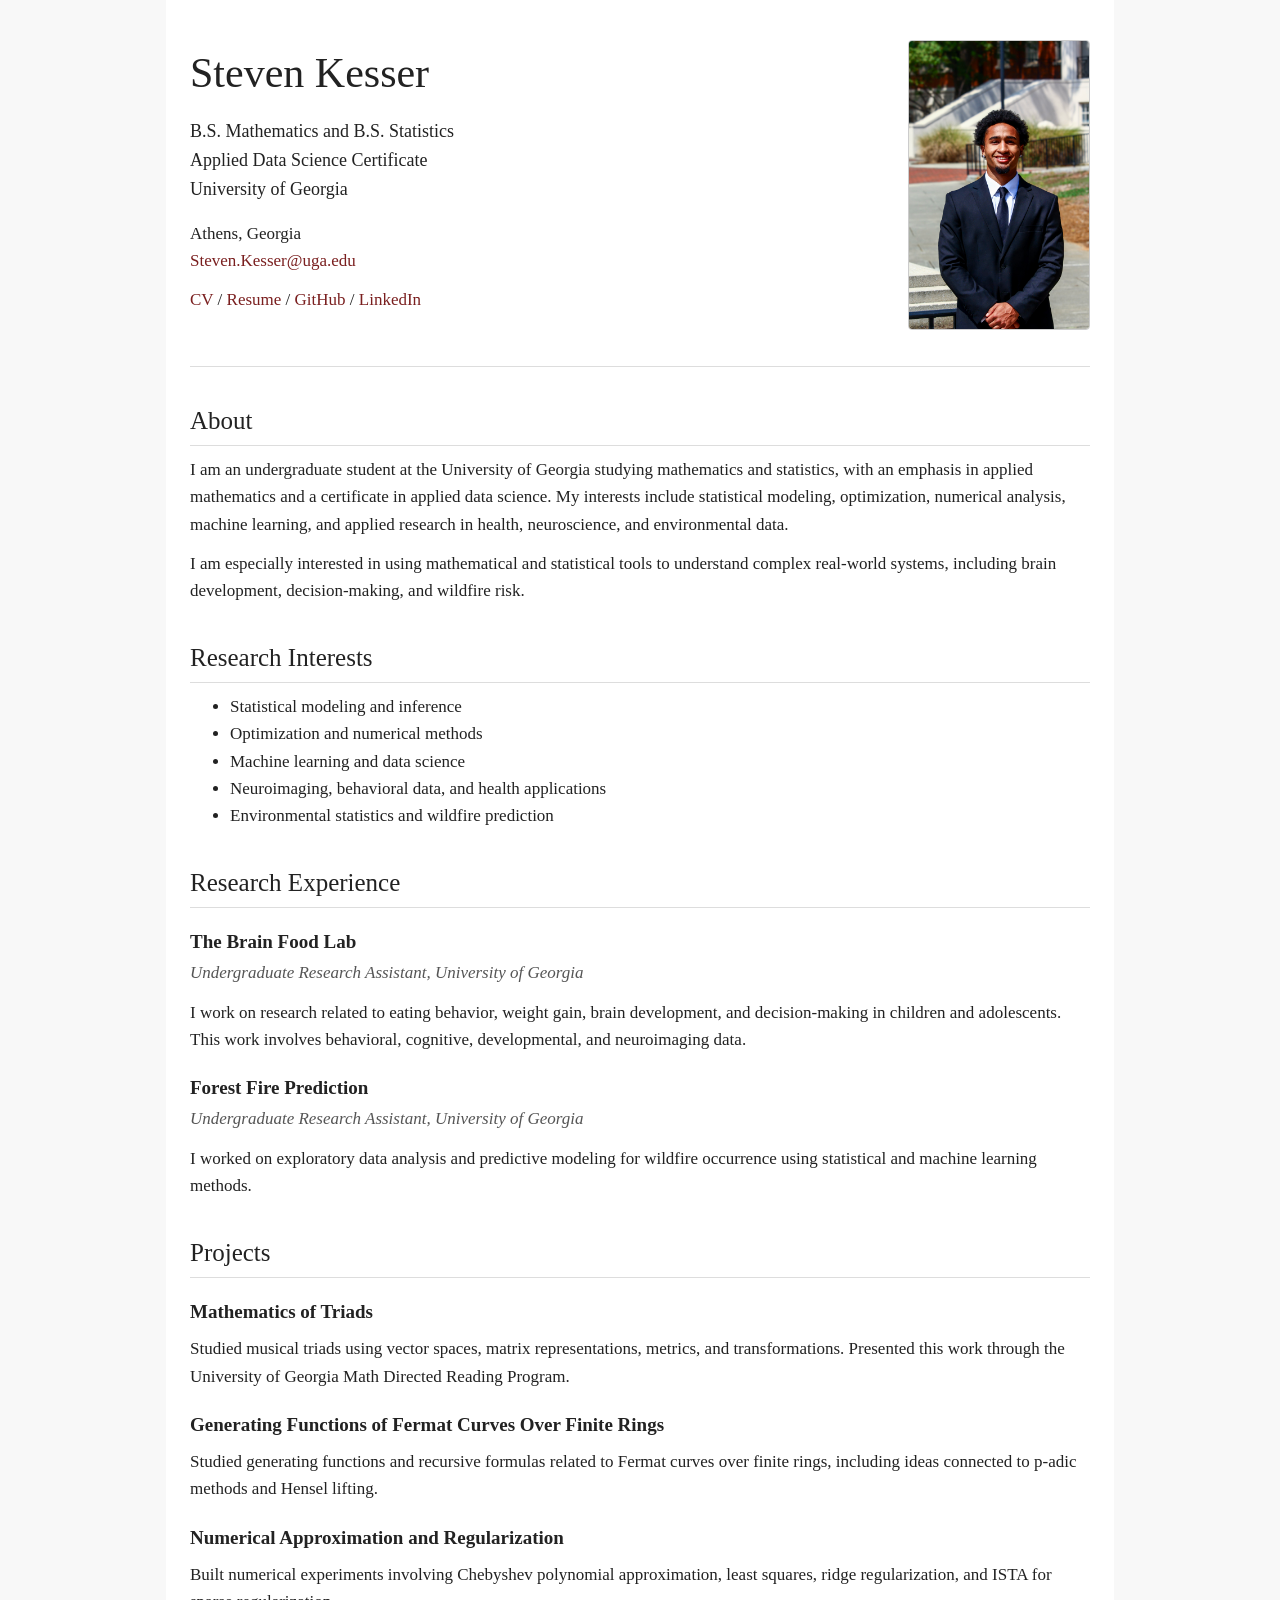
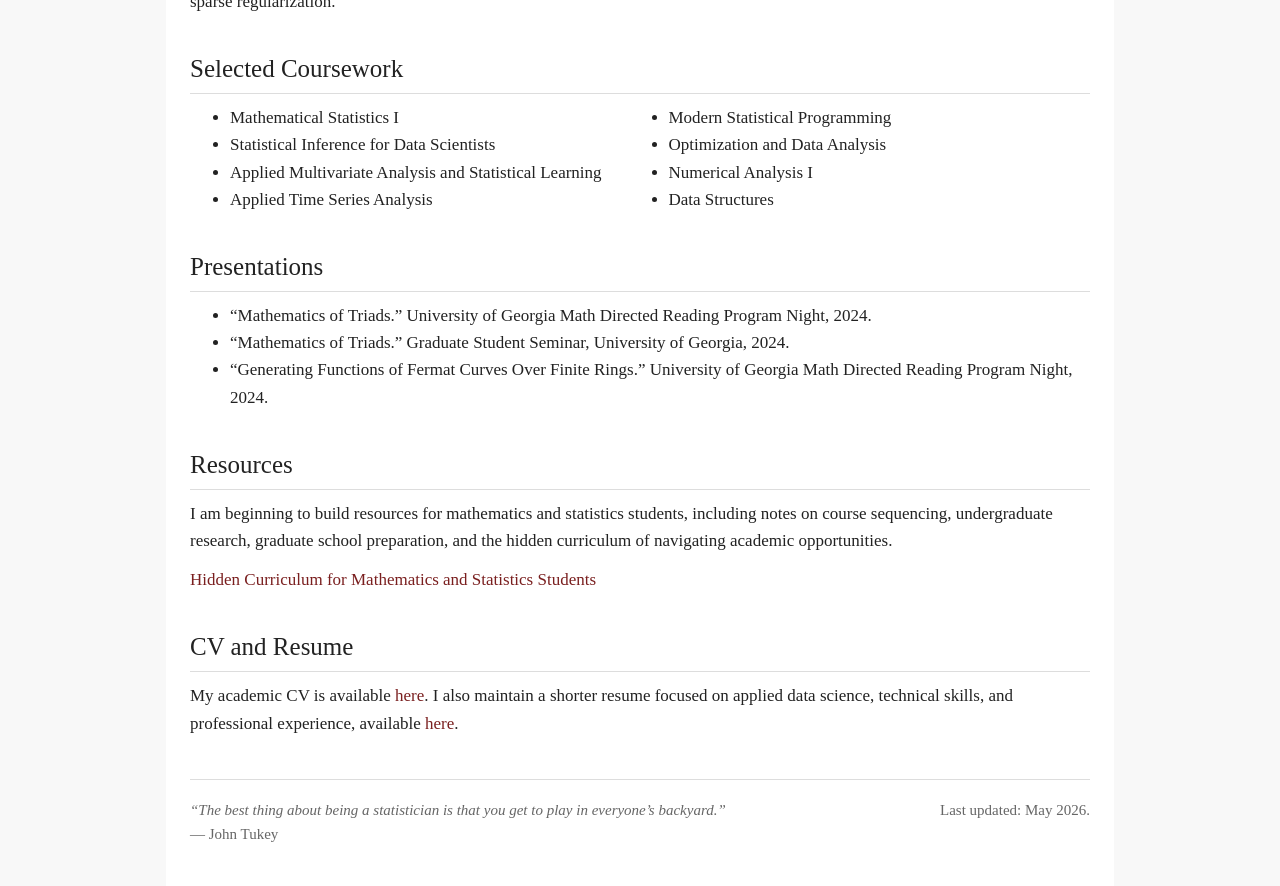
<file: index.html>
<!DOCTYPE html>
<html lang="en">
<head>
  <meta charset="UTF-8" />
  <meta name="viewport" content="width=device-width, initial-scale=1.0" />

  <title>Steven Kesser</title>

  <link rel="stylesheet" href="style.css" />
</head>

<body>
  <main class="container">

    <header class="site-header">
      <div class="header-text">
        <h1>Steven Kesser</h1>

        <p class="subtitle">
          B.S. Mathematics and B.S. Statistics<br />
          Applied Data Science Certificate<br />
          University of Georgia
        </p>

        <p class="contact">
          Athens, Georgia<br />
          <a href="mailto:Steven.Kesser@uga.edu">Steven.Kesser@uga.edu</a>
        </p>

        <p class="links">
          <a href="files/Steven_Kesser_CV_2026.pdf">CV</a> /
          <a href="files/Steven_Kesser_Resume.pdf">Resume</a> /
          <a href="https://github.com/StevenKesser">GitHub</a> /
          <a href="https://www.linkedin.com/in/steven-kesser-542952271/">LinkedIn</a>
        </p>
      </div>

      <div class="header-photo">
        <img src="images/professional_profile_picture.JPG" alt="Photo of Steven Kesser" />
      </div>
    </header>

    <section>
      <h2>About</h2>

      <p>
        I am an undergraduate student at the University of Georgia studying
        mathematics and statistics, with an emphasis in applied mathematics and
        a certificate in applied data science. My interests include statistical
        modeling, optimization, numerical analysis, machine learning, and
        applied research in health, neuroscience, and environmental data.
      </p>

      <p>
        I am especially interested in using mathematical and statistical tools
        to understand complex real-world systems, including brain development,
        decision-making, and wildfire risk.
      </p>
    </section>

    <section>
      <h2>Research Interests</h2>

      <ul>
        <li>Statistical modeling and inference</li>
        <li>Optimization and numerical methods</li>
        <li>Machine learning and data science</li>
        <li>Neuroimaging, behavioral data, and health applications</li>
        <li>Environmental statistics and wildfire prediction</li>
      </ul>
    </section>

    <section>
      <h2>Research Experience</h2>

      <div class="entry">
        <h3>The Brain Food Lab</h3>
        <p class="meta">Undergraduate Research Assistant, University of Georgia</p>
        <p>
          I work on research related to eating behavior, weight gain, brain
          development, and decision-making in children and adolescents. This work
          involves behavioral, cognitive, developmental, and neuroimaging data.
        </p>
      </div>

      <div class="entry">
        <h3>Forest Fire Prediction</h3>
        <p class="meta">Undergraduate Research Assistant, University of Georgia</p>
        <p>
          I worked on exploratory data analysis and predictive modeling for
          wildfire occurrence using statistical and machine learning methods.
        </p>
      </div>
    </section>

    <section>
      <h2>Projects</h2>

      <div class="entry">
        <h3>Mathematics of Triads</h3>
        <p>
          Studied musical triads using vector spaces, matrix representations,
          metrics, and transformations. Presented this work through the
          University of Georgia Math Directed Reading Program.
        </p>
      </div>

      <div class="entry">
        <h3>Generating Functions of Fermat Curves Over Finite Rings</h3>
        <p>
          Studied generating functions and recursive formulas related to Fermat
          curves over finite rings, including ideas connected to p-adic methods
          and Hensel lifting.
        </p>
      </div>

      <div class="entry">
        <h3>Numerical Approximation and Regularization</h3>
        <p>
          Built numerical experiments involving Chebyshev polynomial
          approximation, least squares, ridge regularization, and ISTA for
          sparse regularization.
        </p>
      </div>
    </section>

    <section>
      <h2>Selected Coursework</h2>

      <ul class="coursework">
        <li>Mathematical Statistics I</li>
        <li>Statistical Inference for Data Scientists</li>
        <li>Applied Multivariate Analysis and Statistical Learning</li>
        <li>Applied Time Series Analysis</li>
        <li>Modern Statistical Programming</li>
        <li>Optimization and Data Analysis</li>
        <li>Numerical Analysis I</li>
        <li>Data Structures</li>
      </ul>
    </section>

    <section>
      <h2>Presentations</h2>

      <ul>
        <li>
          “Mathematics of Triads.” University of Georgia Math Directed Reading
          Program Night, 2024.
        </li>
        <li>
          “Mathematics of Triads.” Graduate Student Seminar, University of
          Georgia, 2024.
        </li>
        <li>
          “Generating Functions of Fermat Curves Over Finite Rings.” University
          of Georgia Math Directed Reading Program Night, 2024.
        </li>
      </ul>
    </section>

    <section>
      <h2>Resources</h2>

      <p>
        I am beginning to build resources for mathematics and statistics students,
        including notes on course sequencing, undergraduate research, graduate school
        preparation, and the hidden curriculum of navigating academic opportunities.
      </p>
  
      <p>
        <a href="hidden_curriculum.html">
          Hidden Curriculum for Mathematics and Statistics Students
        </a>
      </p>
    </section>
    
    <section>
      <h2>CV and Resume</h2>

      <p>
        My academic CV is available
        <a href="files/Steven_Kesser_CV_2026.pdf">here</a>. I also maintain a
        shorter resume focused on applied data science, technical skills, and
        professional experience, available
        <a href="files/Steven_Kesser_Resume.pdf">here</a>.
      </p>
    </section>
    
    <footer class="site-footer">
      <p class="footer-quote">
        “The best thing about being a statistician is that you get to play in everyone’s backyard.”
        <span class="quote-author">— John Tukey</span>
      </p>
      
      <p class="footer-updated">
        Last updated: May 2026.
      </p>
    </footer>

  </main>
</body>
</html>
</file>
<file: style.css>
body {
  margin: 0;
  padding: 0;
  font-family: Georgia, "Times New Roman", serif;
  font-size: 17px;
  line-height: 1.6;
  color: #222;
  background: #f8f8f8;
}

.container {
  max-width: 900px;
  margin: 0 auto;
  padding: 40px 24px;
  background: white;
  min-height: 100vh;
}

.site-header {
  display: flex;
  justify-content: space-between;
  gap: 32px;
  align-items: flex-start;
  border-bottom: 1px solid #ddd;
  padding-bottom: 28px;
  margin-bottom: 32px;
}

h1 {
  font-size: 42px;
  margin: 0 0 10px;
  font-weight: normal;
}

h2 {
  font-size: 25px;
  margin-top: 34px;
  margin-bottom: 10px;
  border-bottom: 1px solid #ddd;
  padding-bottom: 4px;
  font-weight: normal;
}

h3 {
  font-size: 19px;
  margin-bottom: 2px;
}

p {
  margin-top: 8px;
  margin-bottom: 12px;
}

.subtitle {
  font-size: 18px;
  margin-bottom: 16px;
}

.contact {
  margin-bottom: 12px;
}

.links {
  font-size: 17px;
}

a {
  color: #7a1f1f;
  text-decoration: none;
}

a:hover {
  text-decoration: underline;
}

.header-photo img {
  width: 180px;
  height: auto;
  border-radius: 4px;
  border: 1px solid #ccc;
}

.entry {
  margin-bottom: 20px;
}

.meta {
  color: #555;
  font-style: italic;
  margin-top: 0;
}

ul {
  margin-top: 8px;
}

.coursework {
  columns: 2;
}

footer {
  margin-top: 42px;
  padding-top: 18px;
  border-top: 1px solid #ddd;
  color: #666;
  font-size: 15px;
}

@media screen and (max-width: 700px) {
  .site-header {
    flex-direction: column;
  }

  .header-photo img {
    width: 150px;
  }

  .coursework {
    columns: 1;
  }
}

.page-header {
  border-bottom: 1px solid #ddd;
  padding-bottom: 24px;
  margin-bottom: 32px;
}

.course-map {
  margin: 28px 0;
  padding: 20px;
  background: #fafafa;
  border: 1px solid #ddd;
  border-radius: 6px;
  overflow-x: auto;
}

.course-map svg {
  max-width: none;
}

.small {
  font-size: 12px;
  color: #555;
}

.site-footer {
  margin-top: 42px;
  padding-top: 18px;
  border-top: 1px solid #ddd;
  color: #666;
  font-size: 15px;

  display: flex;
  justify-content: space-between;
  align-items: flex-start;
  gap: 24px;
}

.footer-quote {
  margin: 0;
  max-width: 620px;
  font-style: italic;
}

.quote-author {
  white-space: nowrap;
  font-style: normal;
}

.footer-updated {
  margin: 0;
  white-space: nowrap;
  text-align: right;
}

@media screen and (max-width: 700px) {
  .site-footer {
    flex-direction: column;
    gap: 8px;
  }

  .footer-updated {
    text-align: left;
  }
}
</file>
